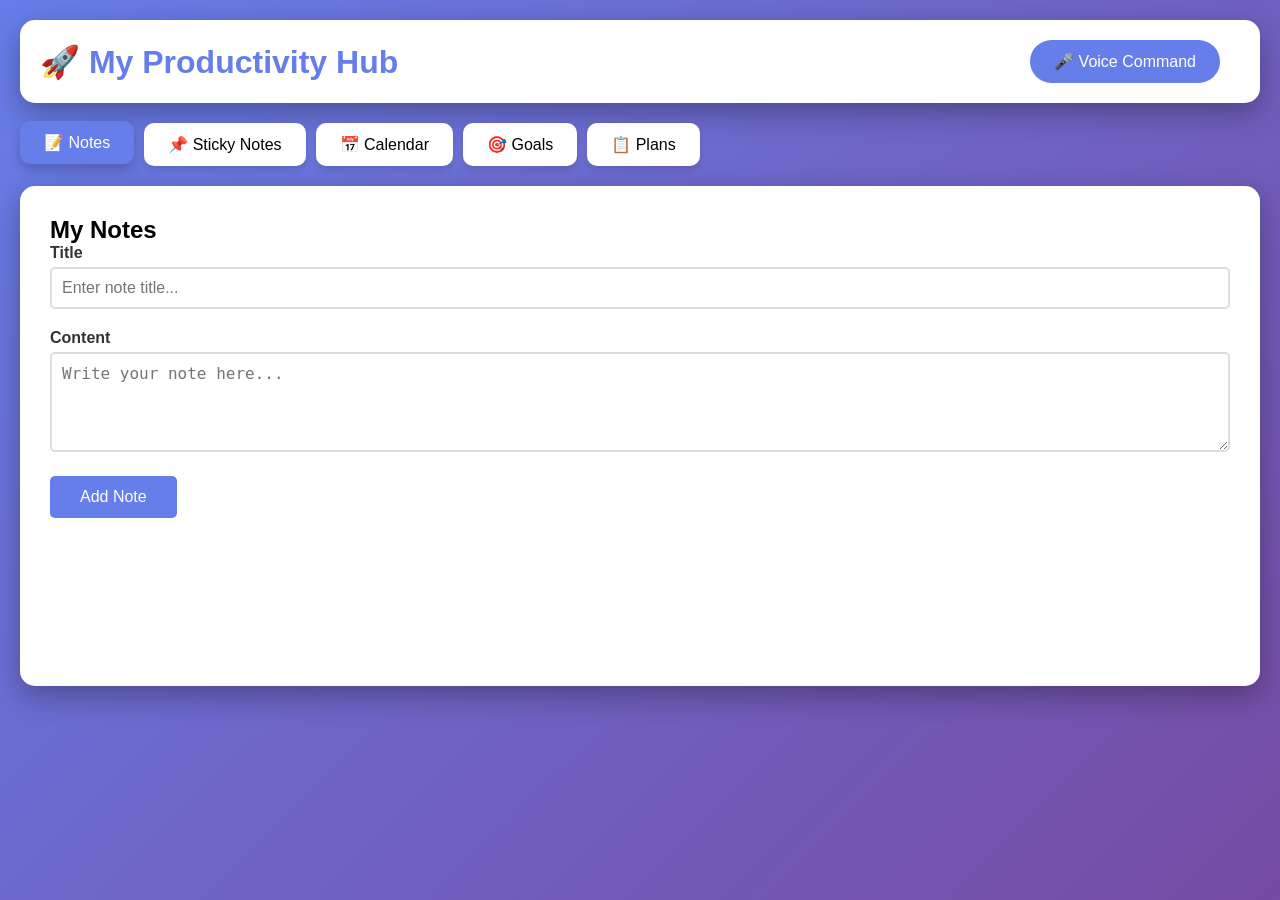
<file: Smart calendar.html>
<!DOCTYPE html>
<html lang="en">
<head>
    <meta charset="UTF-8">
    <meta name="viewport" content="width=device-width, initial-scale=1.0">
    <title>My Productivity Hub</title>
    <style>
        * {
            margin: 0;
            padding: 0;
            box-sizing: border-box;
        }

        body {
            font-family: 'Segoe UI', Tahoma, Geneva, Verdana, sans-serif;
            background: linear-gradient(135deg, #667eea 0%, #764ba2 100%);
            min-height: 100vh;
            padding: 20px;
        }

        .container {
            max-width: 1400px;
            margin: 0 auto;
        }

        header {
            background: white;
            padding: 20px;
            border-radius: 15px;
            box-shadow: 0 10px 30px rgba(0,0,0,0.3);
            margin-bottom: 20px;
            display: flex;
            justify-content: space-between;
            align-items: center;
            flex-wrap: wrap;
        }

        h1 {
            color: #667eea;
            font-size: 2em;
        }

        .voice-controls {
            display: flex;
            gap: 10px;
            align-items: center;
        }

        .voice-btn {
            background: #667eea;
            color: white;
            border: none;
            padding: 12px 24px;
            border-radius: 25px;
            cursor: pointer;
            font-size: 16px;
            transition: all 0.3s;
            display: flex;
            align-items: center;
            gap: 8px;
        }

        .voice-btn:hover {
            background: #764ba2;
            transform: translateY(-2px);
        }

        .voice-btn.listening {
            background: #e74c3c;
            animation: pulse 1s infinite;
        }

        @keyframes pulse {
            0%, 100% { opacity: 1; }
            50% { opacity: 0.7; }
        }

        .tabs {
            display: flex;
            gap: 10px;
            margin-bottom: 20px;
            flex-wrap: wrap;
        }

        .tab {
            background: white;
            border: none;
            padding: 12px 24px;
            border-radius: 10px;
            cursor: pointer;
            font-size: 16px;
            transition: all 0.3s;
            box-shadow: 0 4px 6px rgba(0,0,0,0.1);
        }

        .tab.active {
            background: #667eea;
            color: white;
            transform: translateY(-2px);
            box-shadow: 0 6px 12px rgba(0,0,0,0.2);
        }

        .content-section {
            display: none;
            background: white;
            padding: 30px;
            border-radius: 15px;
            box-shadow: 0 10px 30px rgba(0,0,0,0.3);
            min-height: 500px;
        }

        .content-section.active {
            display: block;
        }

        /* Notes Section */
        .notes-container {
            display: grid;
            grid-template-columns: repeat(auto-fill, minmax(300px, 1fr));
            gap: 20px;
            margin-top: 20px;
        }

        .note {
            background: #fff9e6;
            padding: 20px;
            border-radius: 10px;
            box-shadow: 0 4px 6px rgba(0,0,0,0.1);
            position: relative;
        }

        .note h3 {
            color: #333;
            margin-bottom: 10px;
        }

        .note p {
            color: #666;
            line-height: 1.6;
        }

        .note-actions {
            position: absolute;
            top: 10px;
            right: 10px;
            display: flex;
            gap: 5px;
        }

        .note-actions button {
            background: #e74c3c;
            color: white;
            border: none;
            padding: 5px 10px;
            border-radius: 5px;
            cursor: pointer;
            font-size: 12px;
        }

        /* Sticky Notes */
        .sticky-notes {
            display: flex;
            flex-wrap: wrap;
            gap: 20px;
            margin-top: 20px;
        }

        .sticky {
            width: 200px;
            height: 200px;
            padding: 15px;
            border-radius: 5px;
            box-shadow: 0 4px 8px rgba(0,0,0,0.2);
            position: relative;
            cursor: move;
        }

        .sticky.yellow { background: #ffd54f; }
        .sticky.pink { background: #ff80ab; }
        .sticky.green { background: #69f0ae; }
        .sticky.blue { background: #40c4ff; }

        /* Calendar */
        .calendar-customizer {
            display: flex;
            gap: 10px;
            margin-bottom: 20px;
            flex-wrap: wrap;
        }

        .calendar-customizer input[type="color"] {
            width: 60px;
            height: 40px;
            border: none;
            border-radius: 5px;
            cursor: pointer;
        }

        .calendar-customizer input[type="file"] {
            padding: 8px;
        }

        .calendar-grid {
            display: grid;
            grid-template-columns: repeat(7, 1fr);
            gap: 10px;
            margin-top: 20px;
        }

        .calendar-header {
            text-align: center;
            font-weight: bold;
            padding: 10px;
            background: #667eea;
            color: white;
            border-radius: 5px;
        }

        .calendar-day {
            padding: 15px;
            border-radius: 5px;
            min-height: 80px;
            border: 2px solid #ddd;
            cursor: pointer;
            transition: all 0.3s;
            position: relative;
        }

        .calendar-day:hover {
            transform: scale(1.05);
            box-shadow: 0 4px 8px rgba(0,0,0,0.2);
        }

        .calendar-day.has-event {
            background: #ffd54f;
            border-color: #667eea;
        }

        .calendar-day .date {
            font-weight: bold;
            margin-bottom: 5px;
        }

        .calendar-day .events {
            font-size: 12px;
            color: #666;
        }

        /* Goals Section */
        .goals-list {
            margin-top: 20px;
        }

        .goal-item {
            background: #f5f5f5;
            padding: 20px;
            margin-bottom: 15px;
            border-radius: 10px;
            border-left: 5px solid #667eea;
        }

        .goal-item h3 {
            color: #333;
            margin-bottom: 10px;
        }

        .goal-progress {
            width: 100%;
            height: 20px;
            background: #e0e0e0;
            border-radius: 10px;
            overflow: hidden;
            margin-top: 10px;
        }

        .goal-progress-bar {
            height: 100%;
            background: linear-gradient(90deg, #667eea, #764ba2);
            transition: width 0.3s;
        }

        /* Forms */
        .form-group {
            margin-bottom: 20px;
        }

        .form-group label {
            display: block;
            margin-bottom: 5px;
            font-weight: bold;
            color: #333;
        }

        .form-group input,
        .form-group textarea,
        .form-group select {
            width: 100%;
            padding: 10px;
            border: 2px solid #ddd;
            border-radius: 5px;
            font-size: 16px;
        }

        .form-group textarea {
            min-height: 100px;
            resize: vertical;
        }

        .btn {
            background: #667eea;
            color: white;
            border: none;
            padding: 12px 30px;
            border-radius: 5px;
            cursor: pointer;
            font-size: 16px;
            transition: all 0.3s;
        }

        .btn:hover {
            background: #764ba2;
            transform: translateY(-2px);
        }

        .people-tags {
            display: flex;
            gap: 10px;
            flex-wrap: wrap;
            margin-top: 10px;
        }

        .person-tag {
            background: #667eea;
            color: white;
            padding: 5px 15px;
            border-radius: 20px;
            font-size: 14px;
        }

        #voiceStatus {
            color: #666;
            font-style: italic;
            margin-left: 10px;
        }

        .calendar-bg {
            padding: 20px;
            border-radius: 10px;
            background-size: cover;
            background-position: center;
        }
    </style>
</head>
<body>
    <div class="container">
        <header>
            <h1>🚀 My Productivity Hub</h1>
            <div class="voice-controls">
                <button class="voice-btn" id="voiceBtn">
                    🎤 Voice Command
                </button>
                <span id="voiceStatus"></span>
            </div>
        </header>

        <div class="tabs">
            <button class="tab active" onclick="showTab('notes')">📝 Notes</button>
            <button class="tab" onclick="showTab('sticky')">📌 Sticky Notes</button>
            <button class="tab" onclick="showTab('calendar')">📅 Calendar</button>
            <button class="tab" onclick="showTab('goals')">🎯 Goals</button>
            <button class="tab" onclick="showTab('plans')">📋 Plans</button>
        </div>

        <!-- Notes Section -->
        <div id="notes" class="content-section active">
            <h2>My Notes</h2>
            <div class="form-group">
                <label>Title</label>
                <input type="text" id="noteTitle" placeholder="Enter note title...">
            </div>
            <div class="form-group">
                <label>Content</label>
                <textarea id="noteContent" placeholder="Write your note here..."></textarea>
            </div>
            <button class="btn" onclick="addNote()">Add Note</button>
            <div class="notes-container" id="notesContainer"></div>
        </div>

        <!-- Sticky Notes Section -->
        <div id="sticky" class="content-section">
            <h2>Sticky Notes Reminders</h2>
            <div class="form-group">
                <label>Reminder Text</label>
                <textarea id="stickyText" placeholder="Quick reminder..."></textarea>
            </div>
            <div class="form-group">
                <label>Color</label>
                <select id="stickyColor">
                    <option value="yellow">Yellow</option>
                    <option value="pink">Pink</option>
                    <option value="green">Green</option>
                    <option value="blue">Blue</option>
                </select>
            </div>
            <button class="btn" onclick="addSticky()">Add Sticky Note</button>
            <div class="sticky-notes" id="stickyContainer"></div>
        </div>

        <!-- Calendar Section -->
        <div id="calendar" class="content-section">
            <h2>My Calendar</h2>
            <div class="calendar-customizer">
                <label>Background Color: <input type="color" id="calBgColor" value="#ffffff"></label>
                <label>Background Image: <input type="file" id="calBgImage" accept="image/*"></label>
                <button class="btn" onclick="applyCalendarBg()">Apply Background</button>
            </div>
            
            <div class="form-group">
                <label>Add Event</label>
                <input type="text" id="eventTitle" placeholder="Event title...">
            </div>
            <div class="form-group">
                <label>Date</label>
                <input type="date" id="eventDate">
            </div>
            <div class="form-group">
                <label>People Involved</label>
                <input type="text" id="eventPeople" placeholder="John, Sarah, Mike...">
            </div>
            <button class="btn" onclick="addEvent()">Add to Calendar</button>

            <div class="calendar-bg" id="calendarBg">
                <h3 id="currentMonth"></h3>
                <div class="calendar-grid" id="calendarGrid"></div>
            </div>
        </div>

        <!-- Goals Section -->
        <div id="goals" class="content-section">
            <h2>My Goals</h2>
            <div class="form-group">
                <label>Goal Title</label>
                <input type="text" id="goalTitle" placeholder="My goal...">
            </div>
            <div class="form-group">
                <label>Description</label>
                <textarea id="goalDesc" placeholder="Details about this goal..."></textarea>
            </div>
            <div class="form-group">
                <label>Target Date</label>
                <input type="date" id="goalDate">
            </div>
            <div class="form-group">
                <label>People Involved</label>
                <input type="text" id="goalPeople" placeholder="Who's helping you?">
            </div>
            <div class="form-group">
                <label>Progress (%)</label>
                <input type="number" id="goalProgress" min="0" max="100" value="0">
            </div>
            <button class="btn" onclick="addGoal()">Add Goal</button>
            <div class="goals-list" id="goalsList"></div>
        </div>

        <!-- Plans Section -->
        <div id="plans" class="content-section">
            <h2>My Plans</h2>
            <div class="form-group">
                <label>Plan Title</label>
                <input type="text" id="planTitle" placeholder="Plan title...">
            </div>
            <div class="form-group">
                <label>Description</label>
                <textarea id="planDesc" placeholder="Plan details..."></textarea>
            </div>
            <div class="form-group">
                <label>Start Date</label>
                <input type="date" id="planStart">
            </div>
            <div class="form-group">
                <label>End Date</label>
                <input type="date" id="planEnd">
            </div>
            <div class="form-group">
                <label>Team Members</label>
                <input type="text" id="planPeople" placeholder="John, Sarah...">
            </div>
            <button class="btn" onclick="addPlan()">Add Plan</button>
            <div class="goals-list" id="plansList"></div>
        </div>
    </div>

    <script>
        // Data Storage
        let notes = JSON.parse(localStorage.getItem('notes')) || [];
        let stickies = JSON.parse(localStorage.getItem('stickies')) || [];
        let events = JSON.parse(localStorage.getItem('events')) || [];
        let goals = JSON.parse(localStorage.getItem('goals')) || [];
        let plans = JSON.parse(localStorage.getItem('plans')) || [];

        // Voice Recognition Setup
        const SpeechRecognition = window.SpeechRecognition || window.webkitSpeechRecognition;
        let recognition;
        let isListening = false;

        if (SpeechRecognition) {
            recognition = new SpeechRecognition();
            recognition.continuous = false;
            recognition.lang = 'en-US';

            recognition.onstart = () => {
                isListening = true;
                document.getElementById('voiceBtn').classList.add('listening');
                document.getElementById('voiceStatus').textContent = 'Listening...';
            };

            recognition.onend = () => {
                isListening = false;
                document.getElementById('voiceBtn').classList.remove('listening');
                document.getElementById('voiceStatus').textContent = '';
            };

            recognition.onresult = (event) => {
                const transcript = event.results[0][0].transcript.toLowerCase();
                document.getElementById('voiceStatus').textContent = `You said: "${transcript}"`;
                processVoiceCommand(transcript);
            };

            recognition.onerror = (event) => {
                document.getElementById('voiceStatus').textContent = 'Error: ' + event.error;
            };
        }

        document.getElementById('voiceBtn').addEventListener('click', () => {
            if (!recognition) {
                alert('Voice recognition not supported in your browser. Try Chrome.');
                return;
            }
            if (isListening) {
                recognition.stop();
            } else {
                recognition.start();
            }
        });

        // Process Voice Commands
        function processVoiceCommand(command) {
            if (command.includes('add note')) {
                showTab('notes');
                speak('Opening notes section');
            } else if (command.includes('add sticky')) {
                showTab('sticky');
                speak('Opening sticky notes');
            } else if (command.includes('show calendar')) {
                showTab('calendar');
                speak('Opening calendar');
            } else if (command.includes('show goals')) {
                showTab('goals');
                speak('Opening goals');
            } else if (command.includes('show plans')) {
                showTab('plans');
                speak('Opening plans');
            } else if (command.includes('create note')) {
                const text = command.replace('create note', '').trim();
                document.getElementById('noteTitle').value = 'Voice Note';
                document.getElementById('noteContent').value = text;
                speak('Note created. Click add to save.');
            } else if (command.includes('create reminder')) {
                showTab('sticky');
                const text = command.replace('create reminder', '').trim();
                document.getElementById('stickyText').value = text;
                speak('Reminder created. Click add to save.');
            } else {
                speak('Command not recognized. Try: add note, show calendar, create reminder');
            }
        }

        // Text to Speech
        function speak(text) {
            const utterance = new SpeechSynthesisUtterance(text);
            speechSynthesis.speak(utterance);
        }

        // Tab Switching
        function showTab(tabName) {
            document.querySelectorAll('.content-section').forEach(section => {
                section.classList.remove('active');
            });
            document.querySelectorAll('.tab').forEach(tab => {
                tab.classList.remove('active');
            });
            document.getElementById(tabName).classList.add('active');
            event.target.classList.add('active');
        }

        // Notes Functions
        function addNote() {
            const title = document.getElementById('noteTitle').value;
            const content = document.getElementById('noteContent').value;
            if (!title || !content) {
                alert('Please fill in both title and content');
                return;
            }
            notes.push({ id: Date.now(), title, content, date: new Date().toLocaleDateString() });
            localStorage.setItem('notes', JSON.stringify(notes));
            document.getElementById('noteTitle').value = '';
            document.getElementById('noteContent').value = '';
            renderNotes();
            speak('Note added successfully');
        }

        function deleteNote(id) {
            notes = notes.filter(note => note.id !== id);
            localStorage.setItem('notes', JSON.stringify(notes));
            renderNotes();
        }

        function renderNotes() {
            const container = document.getElementById('notesContainer');
            container.innerHTML = notes.map(note => `
                <div class="note">
                    <div class="note-actions">
                        <button onclick="deleteNote(${note.id})">Delete</button>
                    </div>
                    <h3>${note.title}</h3>
                    <p>${note.content}</p>
                    <small style="color: #999; display: block; margin-top: 10px;">${note.date}</small>
                </div>
            `).join('');
        }

        // Sticky Notes Functions
        function addSticky() {
            const text = document.getElementById('stickyText').value;
            const color = document.getElementById('stickyColor').value;
            if (!text) {
                alert('Please enter reminder text');
                return;
            }
            stickies.push({ id: Date.now(), text, color });
            localStorage.setItem('stickies', JSON.stringify(stickies));
            document.getElementById('stickyText').value = '';
            renderStickies();
            speak('Sticky note added');
        }

        function deleteSticky(id) {
            stickies = stickies.filter(s => s.id !== id);
            localStorage.setItem('stickies', JSON.stringify(stickies));
            renderStickies();
        }

        function renderStickies() {
            const container = document.getElementById('stickyContainer');
            container.innerHTML = stickies.map(sticky => `
                <div class="sticky ${sticky.color}">
                    <button onclick="deleteSticky(${sticky.id})" style="position: absolute; top: 5px; right: 5px; background: rgba(0,0,0,0.2); border: none; border-radius: 50%; width: 25px; height: 25px; cursor: pointer;">×</button>
                    <p style="margin-top: 20px;">${sticky.text}</p>
                </div>
            `).join('');
        }

        // Calendar Functions
        function renderCalendar() {
            const now = new Date();
            const year = now.getFullYear();
            const month = now.getMonth();
            
            document.getElementById('currentMonth').textContent = 
                new Date(year, month).toLocaleDateString('en-US', { month: 'long', year: 'numeric' });

            const firstDay = new Date(year, month, 1).getDay();
            const daysInMonth = new Date(year, month + 1, 0).getDate();

            const grid = document.getElementById('calendarGrid');
            grid.innerHTML = '';

            // Headers
            ['Sun', 'Mon', 'Tue', 'Wed', 'Thu', 'Fri', 'Sat'].forEach(day => {
                grid.innerHTML += `<div class="calendar-header">${day}</div>`;
            });

            // Empty cells
            for (let i = 0; i < firstDay; i++) {
                grid.innerHTML += `<div class="calendar-day"></div>`;
            }

            // Days
            for (let day = 1; day <= daysInMonth; day++) {
                const dateStr = `${year}-${String(month + 1).padStart(2, '0')}-${String(day).padStart(2, '0')}`;
                const dayEvents = events.filter(e => e.date === dateStr);
                const hasEvent = dayEvents.length > 0;
                
                grid.innerHTML += `
                    <div class="calendar-day ${hasEvent ? 'has-event' : ''}">
                        <div class="date">${day}</div>
                        <div class="events">
                            ${dayEvents.map(e => `<div>• ${e.title}</div>`).join('')}
                        </div>
                    </div>
                `;
            }
        }

        function addEvent() {
            const title = document.getElementById('eventTitle').value;
            const date = document.getElementById('eventDate').value;
            const people = document.getElementById('eventPeople').value;
            
            if (!title || !date) {
                alert('Please fill in title and date');
                return;
            }

            events.push({ id: Date.now(), title, date, people: people.split(',').map(p => p.trim()) });
            localStorage.setItem('events', JSON.stringify(events));
            
            document.getElementById('eventTitle').value = '';
            document.getElementById('eventDate').value = '';
            document.getElementById('eventPeople').value = '';
            
            renderCalendar();
            speak('Event added to calendar');
        }

        function applyCalendarBg() {
            const color = document.getElementById('calBgColor').value;
            const fileInput = document.getElementById('calBgImage');
            const calBg = document.getElementById('calendarBg');

            if (fileInput.files.length > 0) {
                const reader = new FileReader();
                reader.onload = (e) => {
                    calBg.style.backgroundImage = `url(${e.target.result})`;
                    localStorage.setItem('calBgImage', e.target.result);
                };
                reader.readAsDataURL(fileInput.files[0]);
            } else {
                calBg.style.backgroundColor = color;
                calBg.style.backgroundImage = 'none';
                localStorage.setItem('calBgColor', color);
            }
        }

        // Goals Functions
        function addGoal() {
            const title = document.getElementById('goalTitle').value;
            const desc = document.getElementById('goalDesc').value;
            const date = document.getElementById('goalDate').value;
            const people = document.getElementById('goalPeople').value;
            const progress = document.getElementById('goalProgress').value;

            if (!title) {
                alert('Please enter goal title');
                return;
            }

            goals.push({ 
                id: Date.now(), 
                title, 
                desc, 
                date, 
                people: people.split(',').map(p => p.trim()),
                progress: parseInt(progress)
            });
            localStorage.setItem('goals', JSON.stringify(goals));

            document.getElementById('goalTitle').value = '';
            document.getElementById('goalDesc').value = '';
            document.getElementById('goalDate').value = '';
            document.getElementById('goalPeople').value = '';
            document.getElementById('goalProgress').value = '0';

            renderGoals();
            speak('Goal added');
        }

        function deleteGoal(id) {
            goals = goals.filter(g => g.id !== id);
            localStorage.setItem('goals', JSON.stringify(goals));
            renderGoals();
        }

        function renderGoals() {
            const container = document.getElementById('goalsList');
            container.innerHTML = goals.map(goal => `
                <div class="goal-item">
                    <button onclick="deleteGoal(${goal.id})" style="float: right; background: #e74c3c; color: white; border: none; padding: 5px 15px; border-radius: 5px; cursor: pointer;">Delete</button>
                    <h3>${goal.title}</h3>
                    <p>${goal.desc}</p>
                    <p><strong>Target Date:</strong> ${goal.date || 'Not set'}</p>
                    <div class="people-tags">
                        ${goal.people.filter(p => p).map(p => `<span class="person-tag">👤 ${p}</span>`).join('')}
                    </div>
                    <div class="goal-progress">
                        <div class="goal-progress-bar" style="width: ${goal.progress}%"></div>
                    </div>
                    <p style="margin-top: 5px; text-align: right; color: #667eea; font-weight: bold;">${goal.progress}%</p>
                </div>
            `).join('');
        }

        // Plans Functions
        function addPlan() {
            const title = document.getElementById('planTitle').value;
            const desc = document.getElementById('planDesc').value;
            const start = document.getElementById('planStart').value;
            const end = document.getElementById('planEnd').value;
            const people = document.getElementById('planPeople').value;

            if (!title) {
                alert('Please enter plan title');
                return;
            }

            plans.push({ 
                id: Date.now(), 
                title, 
                desc, 
                start, 
                end,
                people: people.split(',').map(p => p.trim())
            });
            localStorage.setItem('plans', JSON.stringify(plans));

            document.getElementById('planTitle').value = '';
            document.getElementById('planDesc').value = '';
            document.getElementById('planStart').value = '';
            document.getElementById('planEnd').value = '';
            document.getElementById('planPeople').value = '';

            renderPlans();
            speak('Plan added');
        }

        function deletePlan(id) {
            plans = plans.filter(p => p.id !== id);
            localStorage.setItem('plans', JSON.stringify(plans));
            renderPlans();
        }

        function renderPlans() {
            const container = document.getElementById('plansList');
            container.innerHTML = plans.map(plan => `
                <div class="goal-item">
                    <button onclick="deletePlan(${plan.id})" style="float: right; background: #e74c3c; color: white; border: none; padding: 5px 15px; border-radius: 5px; cursor: pointer;">Delete</button>
                    <h3>${plan.title}</h3>
                    <p>${plan.desc}</p>
                    <p><strong>Duration:</strong> ${plan.start} → ${plan.end}</p>
                    <div class="people-tags">
                        ${plan.people.filter(p => p).map(p => `<span class="person-tag">👤 ${p}</span>`).join('')}
                    </div>
                </div>
            `).join('');
        }

        // Initialize
        renderNotes();
        renderStickies();
        renderCalendar();
        renderGoals();
        renderPlans();

        // Restore calendar background
        const savedBgColor = localStorage.getItem('calBgColor');
        const savedBgImage = localStorage.getItem('calBgImage');
        if (savedBgImage) {
            document.getElementById('calendarBg').style.backgroundImage = `url(${savedBgImage})`;
        } else if (savedBgColor) {
            document.getElementById('calendarBg').style.backgroundColor = savedBgColor;
        }
    </script>
</body>
</html>
</file>
